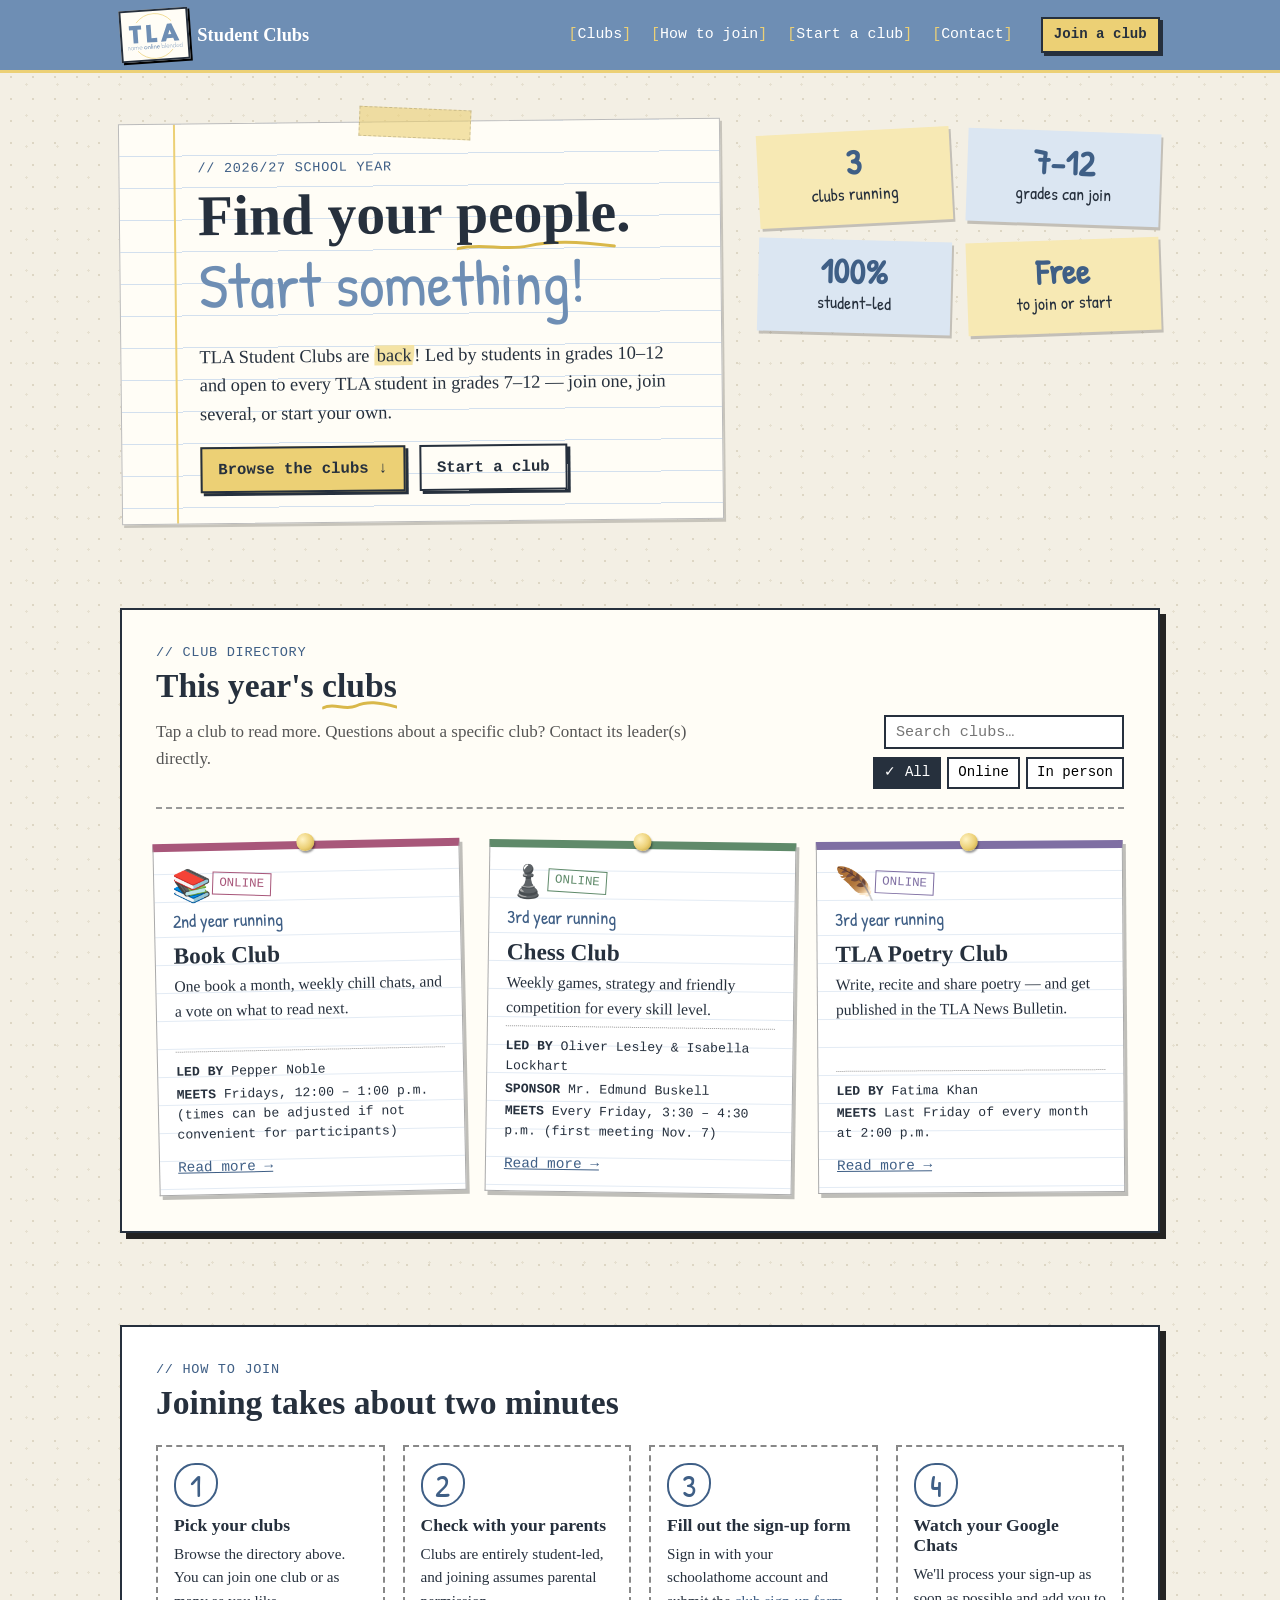
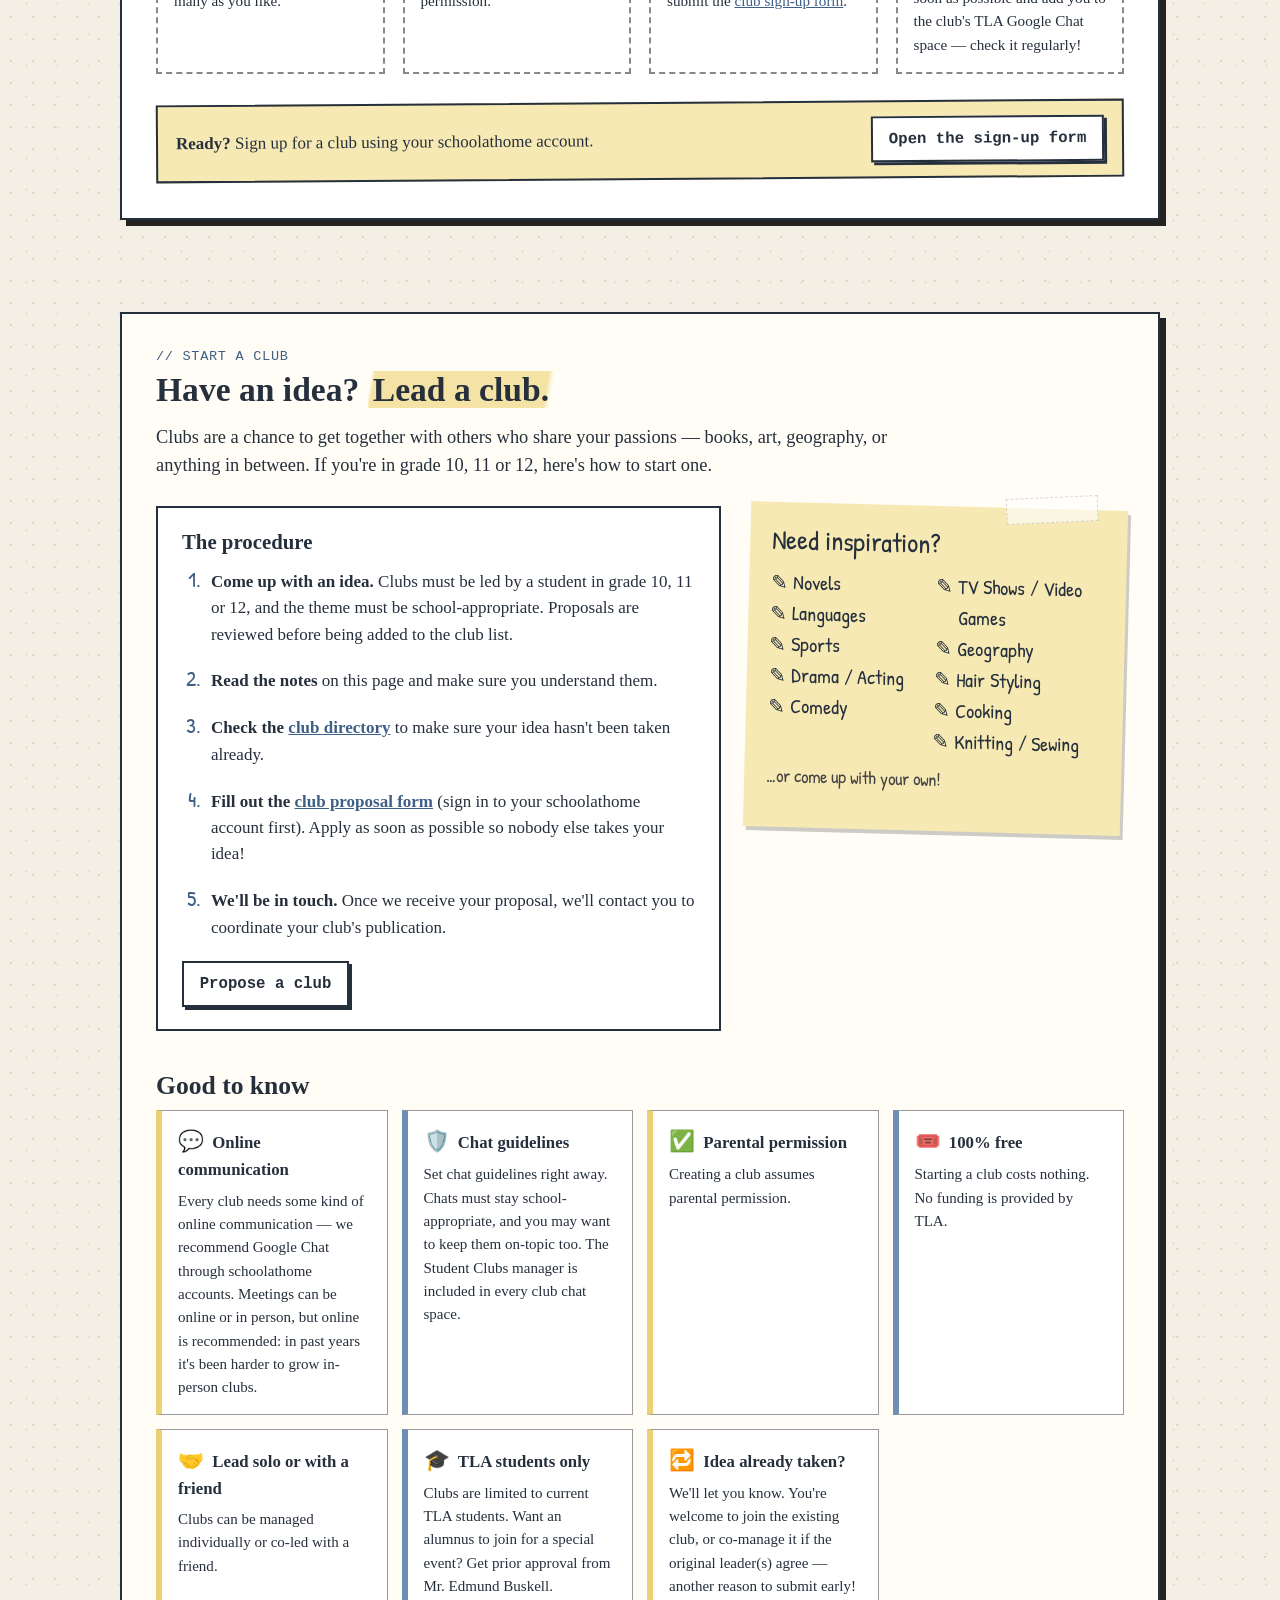
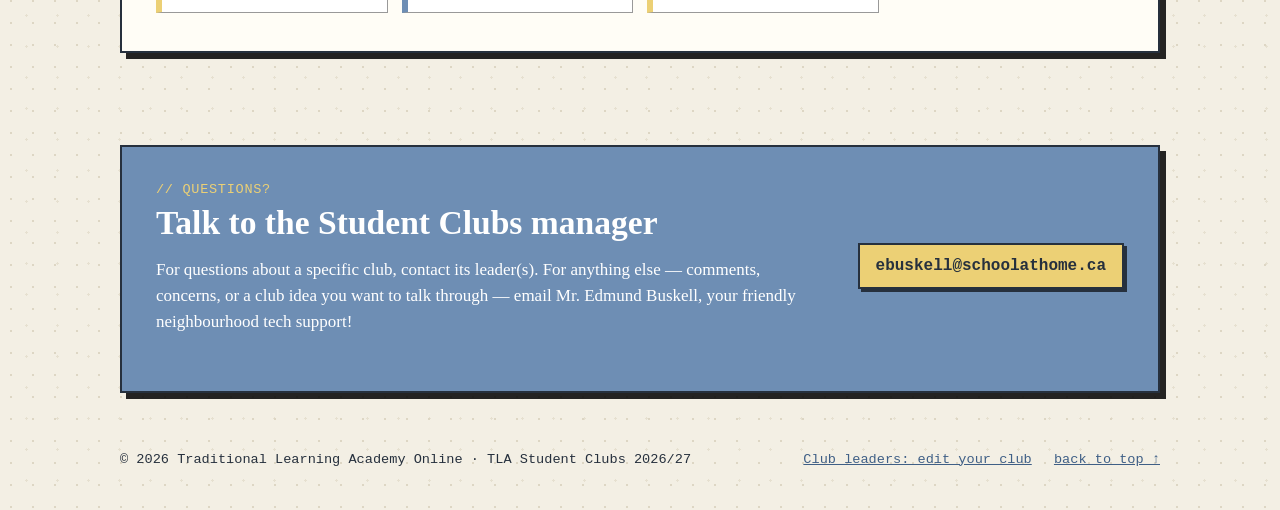
<file: index.html>
<!DOCTYPE html>
<html lang="en">
<head>
  <meta charset="utf-8">
  <meta name="viewport" content="width=device-width, initial-scale=1">
  <title>TLA Student Clubs</title>
  <meta name="description" content="Join or start a student-led club at Traditional Learning Academy Online. Open to TLA students in grades 7–12.">
  <meta name="robots" content="noindex">
  <link rel="icon" type="image/svg+xml" href="assets/tla-logo.svg">
  <link rel="preconnect" href="https://fonts.googleapis.com">
  <link rel="preconnect" href="https://fonts.gstatic.com" crossorigin>
  <link href="https://fonts.googleapis.com/css2?family=Patrick+Hand&display=swap" rel="stylesheet">
  <link rel="stylesheet" href="assets/style.css?v=7">
</head>
<body>
  <a class="skip" href="#clubs">Skip to clubs</a>

  <header class="topbar">
    <div class="wrap topbar__inner">
      <a class="brand" href="#top" aria-label="TLA Student Clubs home">
        <span class="brand__mark"><img src="assets/tla-logo.svg" alt="TLA — home · online · blended"></span>
        <span class="brand__text">Student Clubs</span>
      </a>
      <nav class="nav" aria-label="Main">
        <a href="#clubs">Clubs</a>
        <a href="#join">How to join</a>
        <a href="#start">Start a club</a>
        <a href="#contact">Contact</a>
      </nav>
      <a class="btn btn--small btn--yellow js-join" href="#" target="_blank" rel="noopener">Join a club</a>
    </div>
  </header>

  <main id="top">
    <!-- HERO -->
    <section class="hero">
      <div class="wrap hero__inner">
        <div class="hero__copy">
          <p class="eyebrow"><span class="js-year">2026/27</span> school year</p>
          <h1>Find your <span class="scribble">people</span>.<br><em>Start something!</em></h1>
          <p class="lede">TLA Student Clubs are <mark>back</mark>! Led by students in grades 10–12 and open to every TLA student in grades 7–12 — join one, join several, or start your own.</p>
          <div class="hero__actions">
            <a class="btn btn--yellow" href="#clubs">Browse the clubs &darr;</a>
            <a class="btn btn--ghost" href="#start">Start a club</a>
          </div>
        </div>
        <ul class="hero__stats" aria-label="At a glance">
          <li><strong class="js-count">3</strong><span>clubs running</span></li>
          <li><strong>7–12</strong><span>grades can join</span></li>
          <li><strong>100%</strong><span>student-led</span></li>
          <li><strong>Free</strong><span>to join or start</span></li>
        </ul>
      </div>
      <div class="hero__shapes" aria-hidden="true">
        <span class="shape shape--a"></span><span class="shape shape--b"></span><span class="shape shape--c"></span>
      </div>
    </section>

    <!-- CLUBS -->
    <section id="clubs" class="section">
      <div class="wrap">
        <div class="section__head">
          <div>
            <p class="eyebrow">Club directory</p>
            <h2>This year's <span class="scribble">clubs</span></h2>
            <p class="muted">Tap a club to read more. Questions about a specific club? Contact its leader(s) directly.</p>
          </div>
          <div class="filters" role="group" aria-label="Filter clubs">
            <label class="search">
              <span class="sr-only">Search clubs</span>
              <input type="search" id="search" placeholder="Search clubs…" autocomplete="off">
            </label>
            <div class="chips">
              <button class="chip is-active" data-filter="all">All</button>
              <button class="chip" data-filter="Online">Online</button>
              <button class="chip" data-filter="In person">In person</button>
            </div>
          </div>
        </div>
        <div id="club-grid" class="grid" aria-live="polite"></div>
        <p id="empty" class="empty" hidden>No clubs match that search. Got an idea? <a href="#start">Start it yourself!</a></p>
      </div>
    </section>

    <!-- HOW TO JOIN -->
    <section id="join" class="section section--tint">
      <div class="wrap">
        <p class="eyebrow">How to join</p>
        <h2>Joining takes about two minutes</h2>
        <ol class="steps">
          <li>
            <span class="steps__n">1</span>
            <h3>Pick your clubs</h3>
            <p>Browse the directory above. You can join one club or as many as you like.</p>
          </li>
          <li>
            <span class="steps__n">2</span>
            <h3>Check with your parents</h3>
            <p>Clubs are entirely student-led, and joining assumes parental permission.</p>
          </li>
          <li>
            <span class="steps__n">3</span>
            <h3>Fill out the sign-up form</h3>
            <p>Sign in with your schoolathome account and submit the <a class="js-join" href="#" target="_blank" rel="noopener">club sign-up form</a>.</p>
          </li>
          <li>
            <span class="steps__n">4</span>
            <h3>Watch your Google Chats</h3>
            <p>We'll process your sign-up as soon as possible and add you to the club's TLA Google Chat space — check it regularly!</p>
          </li>
        </ol>
        <div class="cta-strip">
          <p><strong>Ready?</strong> Sign up for a club using your schoolathome account.</p>
          <a class="btn js-join" href="#" target="_blank" rel="noopener">Open the sign-up form</a>
        </div>
      </div>
    </section>

    <!-- START A CLUB -->
    <section id="start" class="section">
      <div class="wrap">
        <p class="eyebrow">Start a club</p>
        <h2>Have an idea? <mark>Lead a club.</mark></h2>
        <p class="lede lede--narrow">Clubs are a chance to get together with others who share your passions — books, art, geography, or anything in between. If you're in grade 10, 11 or 12, here's how to start one.</p>

        <div class="start">
          <div class="start__procedure">
            <h3>The procedure</h3>
            <ol class="timeline">
              <li><strong>Come up with an idea.</strong> Clubs must be led by a student in grade 10, 11 or 12, and the theme must be school-appropriate. Proposals are reviewed before being added to the club list.</li>
              <li><strong>Read the notes</strong> on this page and make sure you understand them.</li>
              <li><strong>Check the <a href="#clubs">club directory</a></strong> to make sure your idea hasn't been taken already.</li>
              <li><strong>Fill out the <a class="js-propose" href="#" target="_blank" rel="noopener">club proposal form</a></strong> (sign in to your schoolathome account first). Apply as soon as possible so nobody else takes your idea!</li>
              <li><strong>We'll be in touch.</strong> Once we receive your proposal, we'll contact you to coordinate your club's publication.</li>
            </ol>
            <a class="btn js-propose" href="#" target="_blank" rel="noopener">Propose a club</a>
          </div>

          <aside class="ideas" aria-labelledby="ideas-h">
            <h3 id="ideas-h">Need inspiration?</h3>
            <ul class="idea-list">
              <li>Novels</li><li>Languages</li><li>Sports</li><li>Drama / Acting</li><li>Comedy</li>
              <li>TV Shows / Video Games</li><li>Geography</li><li>Hair Styling</li><li>Cooking</li><li>Knitting / Sewing</li>
            </ul>
            <p class="muted">…or come up with your own!</p>
          </aside>
        </div>

        <h3 class="notes__title">Good to know</h3>
        <div class="notes">
          <article class="note">
            <span class="note__icon" aria-hidden="true">💬</span>
            <h4>Online communication</h4>
            <p>Every club needs some kind of online communication — we recommend Google Chat through schoolathome accounts. Meetings can be online or in person, but online is recommended: in past years it's been harder to grow in-person clubs.</p>
          </article>
          <article class="note">
            <span class="note__icon" aria-hidden="true">🛡️</span>
            <h4>Chat guidelines</h4>
            <p>Set chat guidelines right away. Chats must stay school-appropriate, and you may want to keep them on-topic too. The Student Clubs manager is included in every club chat space.</p>
          </article>
          <article class="note">
            <span class="note__icon" aria-hidden="true">✅</span>
            <h4>Parental permission</h4>
            <p>Creating a club assumes parental permission.</p>
          </article>
          <article class="note">
            <span class="note__icon" aria-hidden="true">🎟️</span>
            <h4>100% free</h4>
            <p>Starting a club costs nothing. No funding is provided by TLA.</p>
          </article>
          <article class="note">
            <span class="note__icon" aria-hidden="true">🤝</span>
            <h4>Lead solo or with a friend</h4>
            <p>Clubs can be managed individually or co-led with a friend.</p>
          </article>
          <article class="note">
            <span class="note__icon" aria-hidden="true">🎓</span>
            <h4>TLA students only</h4>
            <p>Clubs are limited to current TLA students. Want an alumnus to join for a special event? Get prior approval from <span class="js-manager">Mr. Edmund Buskell</span>.</p>
          </article>
          <article class="note">
            <span class="note__icon" aria-hidden="true">🔁</span>
            <h4>Idea already taken?</h4>
            <p>We'll let you know. You're welcome to join the existing club, or co-manage it if the original leader(s) agree — another reason to submit early!</p>
          </article>
        </div>
      </div>
    </section>

    <!-- CONTACT -->
    <section id="contact" class="section section--dark">
      <div class="wrap contact">
        <div>
          <p class="eyebrow eyebrow--light">Questions?</p>
          <h2>Talk to the Student Clubs manager</h2>
          <p>For questions about a specific club, contact its leader(s). For anything else — comments, concerns, or a club idea you want to talk through — email <span class="js-manager">Mr. Edmund Buskell</span>, your friendly neighbourhood tech support!</p>
        </div>
        <a class="btn btn--gold js-manager-email" href="mailto:ebuskell@schoolathome.ca">ebuskell@schoolathome.ca</a>
      </div>
    </section>
  </main>

  <footer class="footer">
    <div class="wrap footer__inner">
      <p>© <span class="js-this-year">2026</span> Traditional Learning Academy Online · TLA Student Clubs <span class="js-year">2026/27</span></p>
      <p><a class="js-editor" href="#" hidden>Club leaders: edit your club</a> <a href="#top">back to top ↑</a></p>
    </div>
  </footer>

  <!-- Club detail dialog -->
  <dialog id="club-dialog" class="dialog" aria-labelledby="dlg-title">
    <div class="dialog__body" id="dlg-content"></div>
  </dialog>

  <script src="assets/clubs.js?v=7"></script>
  <script src="assets/app.js?v=7"></script>
</body>
</html>
</file>
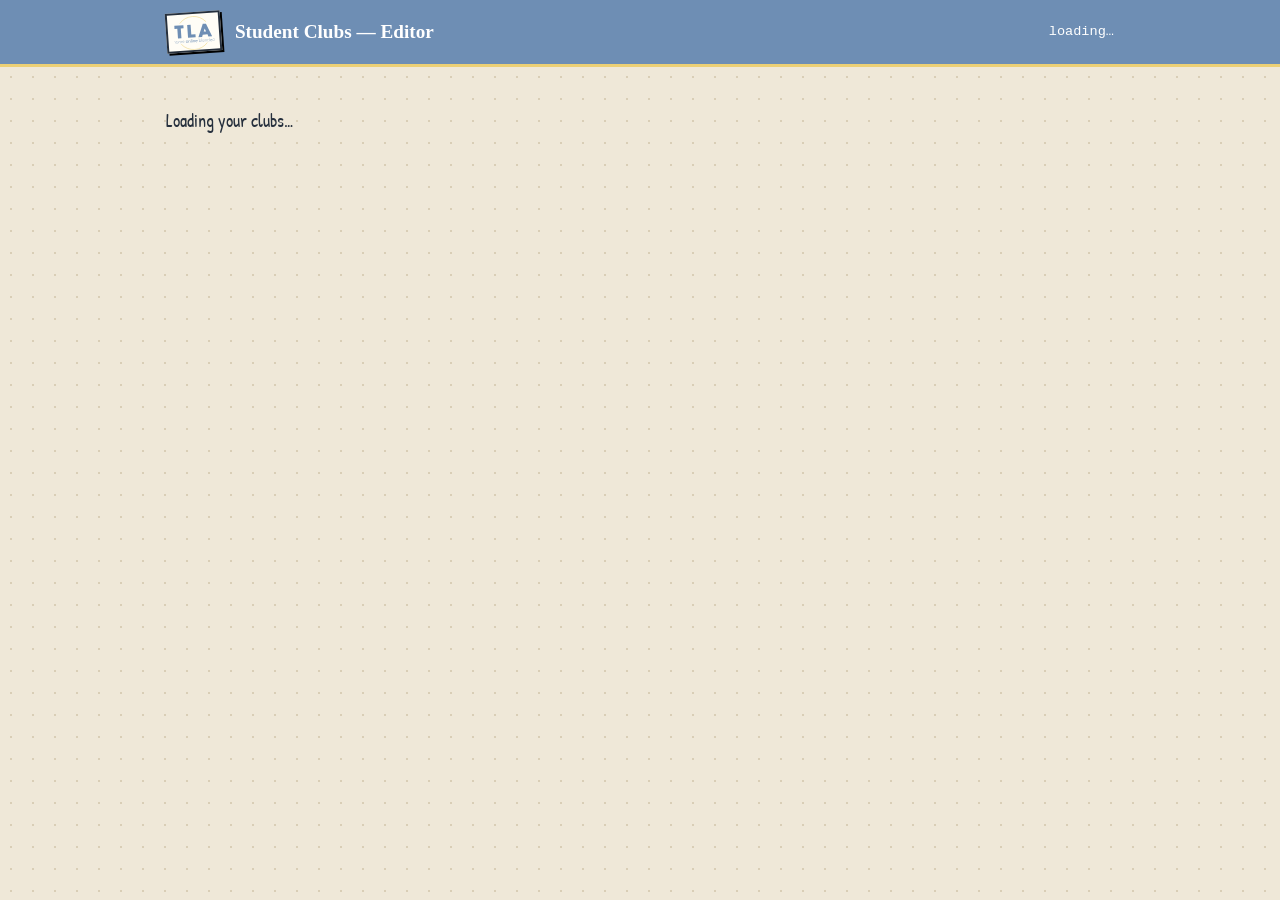
<file: editor/Editor.html>
<!DOCTYPE html>
<html>
<head>
  <base target="_top">
  <link rel="icon" href="https://ebuskell-source.github.io/tla-clubs/assets/tla-logo.svg">
  <meta charset="utf-8">
  <link href="https://fonts.googleapis.com/css2?family=Patrick+Hand&display=swap" rel="stylesheet">
  <style>
    :root { --ink:#26303d; --navy:#6e8eb4; --red:#3f5f86; --hl:#f4e3a4; --gold:#ecd075; --paper:#fffdf6; --link:#3f5f86;
      --hand:"Patrick Hand","Comic Neue","Chalkboard SE",cursive; --serif:Georgia,"Times New Roman",serif; --mono:"Courier New",Courier,monospace; }
    * { box-sizing:border-box; }
    body { margin:0; font-family:var(--serif); font-size:16px; line-height:1.5; color:var(--ink);
      background:#efe8d8 radial-gradient(#d9ceb6 1px, transparent 1.2px) 0 0/22px 22px; }
    a { color:var(--link); } a:hover { background:var(--hl); }
    header { background:var(--navy); color:#fff; border-bottom:3px solid var(--gold); }
    header .in { max-width:980px; margin:0 auto; padding:12px 16px; display:flex; gap:14px; align-items:center; flex-wrap:wrap; }
    .mark { background:var(--paper); border:2px solid var(--ink); padding:2px 5px 0; transform:rotate(-4deg); display:inline-block; line-height:0; box-shadow:2px 2px 0 #000; }
    .mark img { height:34px; }
    header h1 { font-size:1.2rem; margin:0; }
    header .who { margin-left:auto; font-family:var(--mono); font-size:.85rem; }
    header a { color:#fff3c4; }
    main { max-width:980px; margin:0 auto; padding:22px 16px 60px; }
    .box { background:var(--paper); border:2px solid var(--ink); box-shadow:5px 5px 0 rgba(0,0,0,.85); padding:22px 24px; margin-bottom:28px; }
    h2 { margin:0 0 .5em; font-size:1.6rem; }
    h3 { margin:0 0 .3em; }
    .eyebrow { font-family:var(--mono); font-size:.8rem; text-transform:uppercase; color:var(--red); margin:0 0 4px; }
    .eyebrow::before { content:"// "; }
    .muted { color:#555; }
    .hand { font-family:var(--hand); font-size:1.15rem; }
    .btn { font-family:var(--mono); font-weight:bold; font-size:.9rem; background:#fff; color:var(--ink); border:2px solid var(--ink);
      padding:5px 11px; box-shadow:3px 3px 0 var(--ink); cursor:pointer; }
    .btn:hover { background:var(--hl); }
    .btn:active { transform:translate(2px,2px); box-shadow:1px 1px 0 var(--ink); }
    .btn:disabled { opacity:.5; cursor:wait; }
    .btn.yes { background:#c9f0d2; } .btn.no { background:#ffd0cc; } .btn.yellow { background:var(--gold); }
    .btn.tiny { padding:1px 7px; font-size:.8rem; box-shadow:2px 2px 0 var(--ink); }
    .row { display:flex; gap:10px; flex-wrap:wrap; align-items:center; }
    .tabs { display:flex; gap:6px; margin-bottom:-2px; position:relative; z-index:1; font-family:var(--mono); }
    .tabs button { font:inherit; background:#e4dcc8; border:2px solid var(--ink); border-bottom:none; padding:6px 14px; cursor:pointer; }
    .tabs button.on { background:var(--paper); font-weight:bold; }
    .club { border:1px solid #999; border-top:7px solid var(--c,#1565c0); background:#fff; padding:14px 16px; margin-bottom:14px; }
    .c-berry{--c:#c2185b} .c-forest{--c:#2e7d32} .c-ocean{--c:#6e8eb4} .c-gold{--c:#b8860b} .c-plum{--c:#6a1b9a} .c-rust{--c:#bf4a10}
    .status { display:inline-block; font-family:var(--mono); font-size:.8rem; border:1.5px solid; padding:0 6px; transform:rotate(-2deg); }
    .st-pending { color:#a66a00; } .st-approved { color:#2e7d32; } .st-rejected { color:var(--red); }
    form.club-form { display:grid; grid-template-columns:1fr 1fr; gap:10px 16px; margin-top:12px; }
    form.club-form .full { grid-column:1/-1; }
    label { display:block; font-family:var(--mono); font-size:.8rem; text-transform:uppercase; font-weight:bold; }
    label small { text-transform:none; font-weight:normal; color:#666; }
    input, select, textarea { font:inherit; font-family:var(--serif); width:100%; border:2px solid var(--ink); padding:5px 8px; background:#fff; margin-top:2px; }
    textarea { min-height:150px; resize:vertical; }
    input:focus, select:focus, textarea:focus { outline:3px solid var(--hl); }
    table { border-collapse:collapse; width:100%; font-size:.92rem; }
    th, td { border:1px solid #999; padding:6px 8px; text-align:left; vertical-align:top; }
    th { background:#f2ecdf; font-family:var(--mono); font-size:.78rem; text-transform:uppercase; }
    .diff td.old { background:#ffeceb; text-decoration:line-through; color:#7a2b22; }
    .diff td.new { background:#eaf7ec; }
    .toast { position:fixed; bottom:18px; left:50%; transform:translateX(-50%) rotate(-1deg); background:#f7e9b4; border:2px solid var(--ink);
      padding:8px 16px; font-family:var(--hand); font-size:1.2rem; box-shadow:3px 3px 0 var(--ink); display:none; z-index:9; max-width:90%; }
    .toast.err { background:#ffd0cc; }
    .sticky { background:#f7e9b4; padding:12px 14px; box-shadow:2px 3px 0 rgba(0,0,0,.2); transform:rotate(-.6deg); margin:10px 0; }
    .hidden-club { opacity:.55; }
    @media (max-width:640px){ form.club-form { grid-template-columns:1fr; } .box { padding:16px; } }
  </style>
</head>
<body>
  <header><div class="in">
    <span class="mark"><img src="https://ebuskell-source.github.io/tla-clubs/assets/tla-logo.svg" alt="TLA"></span><h1>Student Clubs — Editor</h1>
    <span class="who" id="who">loading…</span>
  </div></header>
  <main id="app"><p class="hand">Loading your clubs…</p></main>
  <div class="toast" id="toast"></div>

<script>
var S = null, adminTab = 'approvals', openForm = null;

/* tiny DOM helper: h('div', {class:'x', onclick:fn}, child, 'text', ...) */
function h(tag, attrs) {
  var el = document.createElement(tag);
  attrs = attrs || {};
  Object.keys(attrs).forEach(function (k) {
    var v = attrs[k];
    if (v == null || v === false) return;
    if (k.slice(0, 2) === 'on') el.addEventListener(k.slice(2), v);
    else if (k === 'value') el.value = v;
    else el.setAttribute(k, v === true ? '' : v);
  });
  for (var i = 2; i < arguments.length; i++) add(el, arguments[i]);
  return el;
}
function add(el, c) {
  if (c == null || c === false) return;
  if (Array.isArray(c)) return c.forEach(function (x) { add(el, x); });
  el.appendChild(c.nodeType ? c : document.createTextNode(String(c)));
}
function toast(msg, err) {
  var t = document.getElementById('toast');
  t.textContent = msg; t.className = 'toast' + (err ? ' err' : ''); t.style.display = 'block';
  clearTimeout(toast._t); toast._t = setTimeout(function () { t.style.display = 'none'; }, 4000);
}
function when(iso) { if (!iso) return ''; var d = new Date(iso); return isNaN(d) ? iso : d.toLocaleString(); }
function clubName(id) { var c = (S.clubs || []).filter(function (x) { return String(x.id) === String(id); })[0]; return c ? c.name : id; }

/* call server; disables the clicked button meanwhile */
function call(fn, args, okMsg, btn) {
  if (btn) btn.disabled = true;
  var r = google.script.run.withSuccessHandler(function (state) {
    S = state; openForm = null; render(); if (okMsg) toast(okMsg);
  }).withFailureHandler(function (e) {
    if (btn) btn.disabled = false; toast(e.message || String(e), true);
  });
  r[fn].apply(r, args || []);
}
/* "click twice to confirm" instead of popups */
function confirmBtn(label, fn) {
  var b = h('button', { class: 'btn tiny no', type: 'button' }, label);
  b.addEventListener('click', function () {
    if (b.dataset.armed) return fn(b);
    b.dataset.armed = '1'; b.textContent = 'sure?';
    setTimeout(function () { delete b.dataset.armed; b.textContent = label; }, 3000);
  });
  return b;
}

function load() {
  google.script.run.withSuccessHandler(function (s) { S = s; render(); })
    .withFailureHandler(function (e) {
      document.getElementById('app').replaceChildren(h('div', { class: 'box' },
        h('h2', {}, 'Hmm, something went wrong'), h('p', {}, e.message || String(e))));
    }).getState();
}

function render() {
  var who = document.getElementById('who');
  who.replaceChildren('signed in as ' + S.email + ' · ', h('a', { href: S.siteUrl, target: '_blank' }, 'view site ↗'));
  var app = document.getElementById('app');
  app.replaceChildren();
  app.appendChild(renderMine());
  if (S.isAdmin) app.appendChild(renderAdmin());
}

/* ---------- My clubs (leaders & sponsors) ---------- */
function renderMine() {
  var box = h('section', { class: 'box' },
    h('p', { class: 'eyebrow' }, 'my clubs'),
    h('h2', {}, 'Clubs you can edit'));
  if (!S.myClubs.length) {
    box.appendChild(h('p', { class: 'hand' }, S.isAdmin
      ? "You're not assigned to any clubs yourself — use the admin section below to manage everything."
      : "You're not assigned to a club yet. If you lead or sponsor one, ask Mr. Buskell to add you!"));
    return box;
  }
  box.appendChild(h('p', { class: 'muted' }, 'Changes you submit are reviewed by the Student Clubs manager before they appear on the site.'));
  S.myClubs.forEach(function (m) {
    var c = m.club, key = 'mine:' + c.id;
    var st = m.pending ? { status: 'pending' } : m.lastStatus;
    var card = h('div', { class: 'club c-' + (c.colour || 'ocean') },
      h('div', { class: 'row' },
        h('h3', {}, (c.icon || '') + ' ' + c.name),
        h('span', { class: 'muted' }, '(' + m.role + ')'),
        st && st.status !== 'withdrawn' && st.status !== 'replaced'
          ? h('span', { class: 'status st-' + st.status }, st.status === 'pending' ? 'waiting for approval' : st.status)
          : null,
        h('span', { style: 'margin-left:auto' },
          openForm === key ? null : h('button', { class: 'btn yellow', onclick: function () { openForm = key; render(); } },
            m.pending ? 'Edit my pending changes' : 'Edit this club'))));
    if (m.lastStatus && m.lastStatus.status === 'rejected' && m.lastStatus.note && !m.pending) {
      card.appendChild(h('div', { class: 'sticky hand' }, 'Note from the manager: ' + m.lastStatus.note));
    }
    if (m.pending && openForm !== key) {
      card.appendChild(h('p', { class: 'muted' }, 'You have changes waiting for approval. ',
        confirmBtn('withdraw them', function (b) { call('withdrawDraft', [c.id], 'Changes withdrawn.', b); })));
    }
    if (openForm === key) {
      card.appendChild(clubForm(m.pending || c, 'Submit for approval', function (data, btn) {
        call('submitDraft', [c.id, data], 'Sent for approval — thanks!', btn);
      }));
    }
    box.appendChild(card);
  });
  return box;
}

/* ---------- shared club form ---------- */
function clubForm(c, submitLabel, onSubmit) {
  function field(name, label, el, full, hint) {
    el.name = name;
    return h('div', { class: full ? 'full' : '' }, h('label', {}, label, hint ? h('small', {}, ' — ' + hint) : null), el);
  }
  function sel(opts, val) {
    var s = h('select');
    opts.forEach(function (o) { s.appendChild(h('option', { value: o }, o)); });
    s.value = val || opts[0]; return s;
  }
  var leaders = Array.isArray(c.leaders) ? c.leaders.join(', ') : (c.leaders || '');
  var f = h('form', { class: 'club-form' },
    field('name', 'Club name', h('input', { value: c.name || '', required: true, maxlength: 120 })),
    field('icon', 'Icon', h('input', { value: c.icon || '', maxlength: 8 }), false, 'one emoji, e.g. 📚'),
    field('format', 'Format', sel(S.formats, c.format)),
    field('colour', 'Card colour', sel(S.colours, c.colour)),
    field('leaders', 'Led by', h('input', { value: leaders }), false, 'separate names with commas'),
    field('sponsor', 'Teacher sponsor', h('input', { value: c.sponsor || '' }), false, 'e.g. Mr. Buskell'),
    field('year', 'Years running', h('input', { type: 'number', min: 1, max: 50, value: c.year || 1 }), false, '1 = new this year'),
    field('summary', 'One-line summary', h('input', { value: c.summary || '', maxlength: 160 }), true, 'shown on the card'),
    field('description', 'Full description', h('textarea', { maxlength: 4000 }, c.description || ''), true),
    field('meetings', 'Meetings', h('input', { value: c.meetings || '' }), true, 'day, time, how often'),
    field('email', 'Contact email', h('input', { type: 'email', value: c.email || '' })),
    field('website', 'Website', h('input', { type: 'url', value: c.website || '', placeholder: 'https://… (optional)' })),
    field('members', 'Current members', h('input', { value: c.members || '' }), true, 'optional — leave blank for "TBD"'));
  var btn = h('button', { class: 'btn yes', type: 'submit' }, submitLabel);
  f.appendChild(h('div', { class: 'full row' }, btn,
    h('button', { class: 'btn', type: 'button', onclick: function () { openForm = null; render(); } }, 'Cancel')));
  f.addEventListener('submit', function (e) {
    e.preventDefault();
    var data = {};
    Array.prototype.forEach.call(f.elements, function (el) { if (el.name) data[el.name] = el.value; });
    onSubmit(data, btn);
  });
  return f;
}

/* ---------- Admin ---------- */
function renderAdmin() {
  var box = h('section', { class: 'box' }, h('p', { class: 'eyebrow' }, 'admin'), h('h2', {}, 'Manage clubs'));
  var tabs = [['approvals', 'Approvals (' + S.pending.length + ')'], ['clubs', 'Clubs'], ['people', 'People']];
  var bar = h('div', { class: 'tabs' });
  tabs.forEach(function (t) {
    bar.appendChild(h('button', { class: adminTab === t[0] ? 'on' : '', onclick: function () { adminTab = t[0]; openForm = null; render(); } }, t[1]));
  });
  box.appendChild(bar);
  var panel = h('div', { style: 'border:2px solid var(--ink); padding:16px; background:var(--paper)' });
  box.appendChild(panel);
  if (adminTab === 'approvals') renderApprovals(panel);
  if (adminTab === 'clubs') renderClubs(panel);
  if (adminTab === 'people') renderPeople(panel);
  return box;
}

var LABELS = { name: 'Name', icon: 'Icon', colour: 'Colour', format: 'Format', year: 'Years running', leaders: 'Led by', sponsor: 'Teacher sponsor',
  summary: 'Summary', description: 'Description', meetings: 'Meetings', email: 'Contact email', website: 'Website', members: 'Members' };

function renderApprovals(p) {
  if (!S.pending.length) { p.appendChild(h('p', { class: 'hand' }, 'Nothing waiting. ✓ All caught up!')); return; }
  S.pending.forEach(function (d) {
    var rows = Object.keys(LABELS).filter(function (k) {
      return String(d.data[k] == null ? '' : d.data[k]) !== String(d.current[k] == null ? '' : d.current[k]);
    }).map(function (k) {
      return h('tr', {}, h('th', {}, LABELS[k]), h('td', { class: 'old' }, String(d.current[k] || '—')), h('td', { class: 'new' }, String(d.data[k] || '—')));
    });
    var note = h('input', { placeholder: 'Note to send back (optional — useful when rejecting)' });
    var card = h('div', { class: 'club c-' + (d.data.colour || 'ocean') },
      h('h3', {}, (d.data.icon || '') + ' ' + d.data.name),
      h('p', { class: 'muted' }, 'from ' + d.submitted_by + ' · ' + when(d.submitted_at)),
      rows.length
        ? h('table', { class: 'diff' }, h('tr', {}, h('th', {}, 'Field'), h('th', {}, 'Now'), h('th', {}, 'Proposed')), rows)
        : h('p', { class: 'hand' }, 'No actual changes in this one.'),
      h('div', { class: 'row', style: 'margin-top:10px' }, note,
        h('button', { class: 'btn yes', onclick: function (e) { call('reviewDraft', [d.draft_id, true, note.value], 'Approved & published.', e.target); } }, 'Approve'),
        h('button', { class: 'btn no', onclick: function (e) { call('reviewDraft', [d.draft_id, false, note.value], 'Sent back.', e.target); } }, 'Reject')));
    p.appendChild(card);
  });
}

function renderClubs(p) {
  p.appendChild(h('p', { class: 'muted' }, 'Edits you make here go live right away (no approval step for admins). Hidden clubs stay in the sheet but don\'t show on the site.'));
  if (openForm === 'new') {
    p.appendChild(h('div', { class: 'club' }, h('h3', {}, 'New club'),
      clubForm({ year: 1, format: 'Online', colour: 'ocean' }, 'Create club', function (data, btn) { call('saveClub', ['', data], 'Club created.', btn); })));
  } else {
    p.appendChild(h('p', {}, h('button', { class: 'btn yellow', onclick: function () { openForm = 'new'; render(); } }, '+ Add a club')));
  }
  var clubs = S.clubs.slice().sort(function (a, b) { return (+a.order || 0) - (+b.order || 0); });
  clubs.forEach(function (c) {
    var key = 'club:' + c.id, visible = String(c.visible).toUpperCase() !== 'FALSE';
    var eds = S.editors.filter(function (e) { return e.club_id === String(c.id); });
    var card = h('div', { class: 'club c-' + (c.colour || 'ocean') + (visible ? '' : ' hidden-club') },
      h('div', { class: 'row' },
        h('h3', {}, (c.icon || '') + ' ' + c.name),
        visible ? null : h('span', { class: 'status st-rejected' }, 'hidden'),
        h('span', { style: 'margin-left:auto' }, ''),
        h('button', { class: 'btn tiny', title: 'Move up', onclick: function (e) { call('moveClub', [c.id, -1], null, e.target); } }, '↑'),
        h('button', { class: 'btn tiny', title: 'Move down', onclick: function (e) { call('moveClub', [c.id, 1], null, e.target); } }, '↓'),
        h('button', { class: 'btn tiny', onclick: function (e) { call('setClubVisible', [c.id, !visible], visible ? 'Hidden from site.' : 'Shown on site.', e.target); } }, visible ? 'Hide' : 'Show'),
        openForm === key ? null : h('button', { class: 'btn tiny yellow', onclick: function () { openForm = key; render(); } }, 'Edit')),
      h('p', { class: 'muted', style: 'margin:4px 0 0' },
        'Editors: ' + (eds.length ? eds.map(function (e) { return e.email + ' (' + e.role + ')'; }).join(', ') : 'none yet')));
    if (openForm === key) card.appendChild(clubForm(c, 'Save & publish', function (data, btn) { call('saveClub', [c.id, data], 'Saved & published.', btn); }));
    p.appendChild(card);
  });
}

function renderPeople(p) {
  var email = h('input', { type: 'email', placeholder: 'name@schoolathome.ca' });
  var club = h('select');
  S.clubs.forEach(function (c) { club.appendChild(h('option', { value: c.id }, c.name)); });
  var role = h('select', {}, h('option', { value: 'Leader' }, 'Leader (student)'), h('option', { value: 'Sponsor' }, 'Sponsor (staff)'));
  var sname = h('input', { placeholder: 'e.g. Mrs. Redfern' });
  var snameBox = h('div', { hidden: true }, h('label', {}, 'Sponsor name ', h('small', {}, '— shown on the site')), sname);
  role.addEventListener('change', function () { snameBox.hidden = role.value !== 'Sponsor'; });
  var addBtn = h('button', { class: 'btn yes', type: 'submit' }, 'Assign');
  var f = h('form', { class: 'club-form' },
    h('div', {}, h('label', {}, 'Email'), email),
    h('div', {}, h('label', {}, 'Club'), club),
    h('div', {}, h('label', {}, 'Role'), role),
    snameBox,
    h('div', { style: 'align-self:end' }, addBtn));
  f.addEventListener('submit', function (e) {
    e.preventDefault(); call('assignEditor', [email.value, club.value, role.value, role.value === 'Sponsor' ? sname.value : ''], 'Assigned — they\'ve been emailed a link.', addBtn);
  });
  p.appendChild(h('h3', {}, 'Assign someone to a club'));
  p.appendChild(h('p', { class: 'muted' }, 'They\'ll be able to edit that club\'s entry (you approve changes). They get an email with the editor link.'));
  p.appendChild(f);

  p.appendChild(h('h3', { style: 'margin-top:24px' }, 'Current assignments'));
  if (!S.editors.length) p.appendChild(h('p', { class: 'hand' }, 'Nobody assigned yet.'));
  else {
    var t = h('table', {}, h('tr', {}, h('th', {}, 'Email'), h('th', {}, 'Club'), h('th', {}, 'Role'), h('th', {}, '')));
    S.editors.slice().sort(function (a, b) { return clubName(a.club_id).localeCompare(clubName(b.club_id)); }).forEach(function (e) {
      t.appendChild(h('tr', {}, h('td', {}, e.email), h('td', {}, clubName(e.club_id)), h('td', {}, e.role),
        h('td', {}, confirmBtn('remove', function (b) { call('removeEditor', [e.email, e.club_id], 'Removed.', b); }))));
    });
    p.appendChild(t);
  }

  p.appendChild(h('h3', { style: 'margin-top:24px' }, 'Admins'));
  p.appendChild(h('p', { class: 'muted' }, 'Admins can approve edits, manage clubs and assign people.'));
  var al = h('ul');
  S.admins.forEach(function (a) {
    al.appendChild(h('li', {}, a + ' ', String(a).toLowerCase() === S.email ? h('span', { class: 'muted' }, '(you)')
      : confirmBtn('remove', function (b) { call('removeAdmin', [a], 'Admin removed.', b); })));
  });
  p.appendChild(al);
  var ae = h('input', { type: 'email', placeholder: 'name@schoolathome.ca', style: 'max-width:280px' });
  var ab = h('button', { class: 'btn', type: 'submit' }, 'Add admin');
  var af = h('form', { class: 'row' }, ae, ab);
  af.addEventListener('submit', function (e) { e.preventDefault(); call('addAdmin', [ae.value], 'Admin added.', ab); });
  p.appendChild(af);
}

load();
</script>
</body>
</html>
</file>
<file: assets/style.css>
/* TLA Student Clubs — plain, hand-written CSS. No frameworks. */

:root {
  /* colours taken from the TLA logo */
  --tla-blue: #6e8eb4;
  --tla-blue-d: #3f5f86;   /* darker shade of the logo blue, for text */
  --tla-gold: #ecd075;
  --tla-gold-d: #b8962e;   /* darker shade of the logo gold, for text/lines */

  --paper: #fffdf6;
  --desk: #f3efe4;
  --ink: #26303d;
  --navy: var(--tla-blue);
  --red: var(--tla-blue-d);
  --blue-link: var(--tla-blue-d);
  --hl: #f4e3a4;
  --line: #d3e0ee;
  --margin: #ecd075;

  --berry: #a8577a;
  --forest: #5f8a6a;
  --ocean: var(--tla-blue);
  --gold-c: var(--tla-gold-d);
  --plum: #7f6fa3;
  --rust: #b07045;

  --hand: "Patrick Hand", "Comic Neue", "Chalkboard SE", "Segoe Print", cursive;
  --serif: Georgia, "Times New Roman", serif;
  --mono: "Courier New", Courier, monospace;
}

* { box-sizing: border-box; }
html { scroll-behavior: smooth; scroll-padding-top: 70px; }

body {
  margin: 0;
  font-family: var(--serif);
  font-size: 17px;
  line-height: 1.55;
  color: var(--ink);
  background-color: var(--desk);
  /* a little cork-board speckle */
  background-image:
    radial-gradient(#ddd6c4 1px, transparent 1.2px),
    radial-gradient(#e6e0d0 1px, transparent 1.2px);
  background-size: 22px 22px, 31px 31px;
  background-position: 0 0, 11px 7px;
}

a { color: var(--blue-link); }
a:visited { color: var(--tla-blue-d); }
a:hover { background: var(--hl); color: var(--ink); }

h1, h2, h3, h4 { font-family: var(--serif); margin: 0 0 .4em; line-height: 1.15; }
h2 { font-size: 2.1rem; }
h3 { font-size: 1.3rem; }
p { margin: 0 0 1em; }

.wrap { width: min(1040px, 100% - 32px); margin: 0 auto; }
.muted { color: #555; }
.sr-only { position: absolute; width: 1px; height: 1px; overflow: hidden; clip: rect(0 0 0 0); }
.skip { position: absolute; left: -999px; }
.skip:focus { left: 8px; top: 8px; background: var(--hl); padding: 6px 10px; z-index: 99; }

.eyebrow {
  font-family: var(--mono);
  font-size: .85rem;
  text-transform: uppercase;
  letter-spacing: .05em;
  color: var(--red);
  margin-bottom: .3em;
}
.eyebrow::before { content: "// "; }
.eyebrow--light { color: var(--tla-gold); }

.lede { font-size: 1.15rem; max-width: 36em; }
.lede--narrow { max-width: 40em; margin-bottom: 1.6rem; }

/* highlighter + scribble underline */
mark, .hl {
  background: linear-gradient(100deg, transparent 2%, var(--hl) 4%, var(--hl) 94%, transparent 97%);
  padding: 0 .15em;
  color: inherit;
}
.scribble {
  background: url("data:image/svg+xml,%3Csvg xmlns='http://www.w3.org/2000/svg' viewBox='0 0 200 12' preserveAspectRatio='none'%3E%3Cpath d='M2 8 C 30 2, 60 11, 90 6 S 150 2, 198 7' fill='none' stroke='%23d9b84a' stroke-width='3' stroke-linecap='round'/%3E%3C/svg%3E") bottom left / 100% 12px no-repeat;
  padding-bottom: 8px;
}

/* Buttons: chunky, hard shadow */
.btn {
  display: inline-block;
  font-family: var(--mono);
  font-weight: bold;
  font-size: .98rem;
  text-decoration: none;
  color: var(--ink) !important;
  background: #fff;
  border: 2px solid var(--ink);
  padding: .55em 1em;
  box-shadow: 3px 3px 0 var(--ink);
  cursor: pointer;
}
.btn:hover { background: var(--hl); transform: translate(-1px, -1px); box-shadow: 4px 4px 0 var(--ink); }
.btn:active { transform: translate(2px, 2px); box-shadow: 1px 1px 0 var(--ink); }
.btn--ghost { background: transparent; }
.btn--gold, .btn--yellow { background: var(--tla-gold); }
.btn--small { padding: .35em .8em; font-size: .88rem; }

/* Top bar */
.topbar {
  position: sticky; top: 0; z-index: 20;
  background: var(--navy);
  color: #fff;
  border-bottom: 3px solid var(--tla-gold);
}
.topbar__inner { display: flex; align-items: center; gap: 20px; height: 70px; }
.brand { display: flex; align-items: center; gap: 8px; color: #fff !important; text-decoration: none; }
.brand:hover { background: none; }
.brand__mark {
  display: inline-block; background: var(--paper);
  border: 2px solid var(--ink); padding: 2px 5px 0;
  transform: rotate(-4deg); box-shadow: 2px 2px 0 #000; line-height: 0;
}
.brand__mark img { height: 46px; width: auto; }
.hero__logo {
  position: absolute; top: 18px; right: 20px; width: 92px;
  transform: rotate(6deg); opacity: .9;
}
.brand__text { font-family: var(--serif); font-size: 1.15rem; font-weight: bold; }
.nav { margin-left: auto; display: flex; gap: 4px; font-family: var(--mono); font-size: .93rem; }
.nav a { color: #fff; text-decoration: none; padding: 4px 8px; }
.nav a::before { content: "["; color: var(--tla-gold); }
.nav a::after { content: "]"; color: var(--tla-gold); }
.nav a:hover { background: var(--tla-gold); color: var(--ink); }
.topbar .btn { box-shadow: 3px 3px 0 var(--ink); }

/* Hero — a sheet of lined paper */
.hero { padding: 48px 0 40px; }
.hero__inner { display: grid; grid-template-columns: 1.5fr 1fr; gap: 36px; align-items: start; }
.hero__copy {
  position: relative;
  background-color: var(--paper);
  background-image:
    linear-gradient(90deg, transparent 54px, var(--margin) 54px, var(--margin) 56px, transparent 56px),
    repeating-linear-gradient(transparent 0 31px, var(--line) 31px 32px);
  border: 1px solid #bbb;
  box-shadow: 2px 3px 0 rgba(0,0,0,.18);
  padding: 34px 30px 30px 78px;
  transform: rotate(-.6deg);
}
.hero__copy::before { /* tape */
  content: ""; position: absolute; top: -14px; left: 40%;
  width: 110px; height: 28px; background: rgba(236,208,117,.6);
  border: 1px dashed rgba(0,0,0,.15); transform: rotate(3deg);
}
.hero h1 { font-size: clamp(2.3rem, 5.5vw, 3.6rem); margin-bottom: .35em; }
.hero h1 em { font-family: var(--hand); font-style: normal; font-weight: normal; color: var(--tla-blue); font-size: 1.1em; }
.hero__actions { display: flex; gap: 14px; flex-wrap: wrap; margin-top: 1.2rem; }

.hero__stats { list-style: none; margin: 10px 0 0; padding: 0; display: grid; grid-template-columns: 1fr 1fr; gap: 16px; }
.hero__stats li {
  background: #f7e9b4; padding: 14px 12px 16px;
  box-shadow: 2px 3px 0 rgba(0,0,0,.2);
  font-family: var(--hand);
  text-align: center;
}
.hero__stats li:nth-child(1) { transform: rotate(-3deg); }
.hero__stats li:nth-child(2) { transform: rotate(2deg); background: #dbe6f2; }
.hero__stats li:nth-child(3) { transform: rotate(1.5deg); background: #dbe6f2; }
.hero__stats li:nth-child(4) { transform: rotate(-2deg); background: #f7e9b4; }
.hero__stats strong { display: block; font-size: 2.2rem; line-height: 1; color: var(--tla-blue-d); }
.hero__stats span { font-size: 1.1rem; }
.hero__shapes { display: none; }

/* Sections */
.section { padding: 46px 0; }
.section > .wrap {
  background: var(--paper);
  border: 2px solid var(--ink);
  box-shadow: 6px 6px 0 rgba(0,0,0,.85);
  padding: 32px 34px 38px;
}
.section--tint > .wrap { background: #fff; }
.section--dark > .wrap { background: var(--tla-blue); color: #fff; }
.section--dark h2 { color: #fff; }
.section--dark a:not(.btn) { color: var(--tla-gold); }

.section__head { display: flex; justify-content: space-between; align-items: flex-end; gap: 20px; flex-wrap: wrap; margin-bottom: 22px; border-bottom: 2px dashed #999; padding-bottom: 18px; }
.section__head > div:first-child { max-width: 34em; }

/* Filters */
.filters { display: flex; flex-direction: column; gap: 8px; align-items: flex-end; }
.search input {
  font-family: var(--mono); font-size: .95rem;
  border: 2px solid var(--ink); padding: 6px 10px; min-width: 240px; background: #fff;
}
.search input:focus { outline: 3px solid var(--hl); }
.chips { display: flex; gap: 6px; font-family: var(--mono); }
.chip { font: inherit; font-size: .88rem; background: #fff; border: 2px solid var(--ink); padding: 3px 9px; cursor: pointer; }
.chip.is-active { background: var(--ink); color: #fff; }
.chip.is-active::before { content: "✓ "; }

/* Club cards: index cards pinned to the board */
.grid { display: grid; grid-template-columns: repeat(auto-fill, minmax(290px, 1fr)); gap: 30px 24px; padding-top: 10px; }
.card {
  --c: var(--ocean);
  position: relative;
  text-align: left; font: inherit; color: inherit; cursor: pointer;
  display: flex; flex-direction: column; gap: 6px;
  background-color: #fff;
  background-image: repeating-linear-gradient(transparent 0 27px, #e3ebf4 27px 28px);
  background-position: 0 58px;
  border: 1px solid #aaa;
  border-top: 8px solid var(--c);
  padding: 18px 18px 16px;
  box-shadow: 3px 4px 0 rgba(0,0,0,.25);
  transition: transform .12s;
}
.card:nth-child(3n+1) { transform: rotate(-1.2deg); }
.card:nth-child(3n+2) { transform: rotate(.8deg); }
.card:nth-child(3n+3) { transform: rotate(-.4deg); }
.card:hover, .card:focus-visible { transform: rotate(0) scale(1.02); outline: 3px dashed var(--c); outline-offset: 4px; z-index: 2; }
.card::before { /* push pin */
  content: ""; position: absolute; top: -16px; left: 50%; margin-left: -9px;
  width: 18px; height: 18px; border-radius: 50%;
  background: radial-gradient(circle at 35% 35%, #fff3c4, var(--tla-gold) 55%, var(--tla-gold-d));
  box-shadow: 1px 2px 2px rgba(0,0,0,.4);
}
.card--berry  { --c: var(--berry); }
.card--forest { --c: var(--forest); }
.card--ocean  { --c: var(--ocean); }
.card--gold   { --c: var(--gold-c); }
.card--plum   { --c: var(--plum); }
.card--rust   { --c: var(--rust); }
.card__top { display: flex; justify-content: space-between; align-items: center; }
.card__icon { font-size: 2rem; line-height: 1; }
.badge { font-family: var(--mono); font-size: .78rem; border: 1.5px solid var(--c); color: var(--c); padding: 1px 6px; text-transform: uppercase; transform: rotate(3deg); }
.card__run { font-family: var(--hand); font-size: 1.15rem; color: var(--red); }
.card__name { font-size: 1.45rem; font-weight: bold; line-height: 1.15; }
.card__summary { font-size: .98rem; }
.card__meta { font-family: var(--mono); font-size: .82rem; display: flex; flex-direction: column; gap: 2px; margin-top: auto; padding-top: 10px; border-top: 1px dotted #999; }
.card__meta b { text-transform: uppercase; }
.card__more { font-family: var(--mono); font-size: .9rem; color: var(--blue-link); text-decoration: underline; margin-top: 4px; }
.empty { text-align: center; font-family: var(--hand); font-size: 1.3rem; padding: 30px; }

/* How to join: numbered list, notebook-y */
.steps { list-style: none; padding: 0; margin: 22px 0 28px; display: grid; grid-template-columns: repeat(4, 1fr); gap: 18px; }
.steps li { border: 2px dashed #888; padding: 16px; background: #fff; }
.steps__n {
  display: inline-block; font-family: var(--hand); font-size: 2rem; line-height: 1;
  color: var(--red); border: 2px solid var(--red); border-radius: 50% 45% 55% 48%;
  width: 44px; height: 44px; text-align: center; padding-top: 5px; margin-bottom: 8px;
}
.steps h3 { font-size: 1.1rem; }
.steps p { font-size: .95rem; margin: 0; }
.cta-strip { display: flex; justify-content: space-between; align-items: center; gap: 14px; flex-wrap: wrap; border: 2px solid var(--ink); background: #f7e9b4; padding: 14px 18px; transform: rotate(-.4deg); }
.cta-strip p { margin: 0; }

/* Start a club */
.start { display: grid; grid-template-columns: 1.5fr 1fr; gap: 26px; align-items: start; }
.start__procedure { border: 2px solid var(--ink); padding: 22px 24px; background: #fff; }
.timeline { padding-left: 1.4em; margin: 0 0 20px; }
.timeline li { margin-bottom: .8em; padding-left: .3em; }
.timeline li::marker { font-family: var(--hand); font-size: 1.3em; color: var(--red); }
.ideas { background: #f7e9b4; padding: 22px 22px 18px; box-shadow: 3px 4px 0 rgba(0,0,0,.2); transform: rotate(1.5deg); position: relative; }
.ideas::before { content: ""; position: absolute; top: -12px; right: 30px; width: 90px; height: 24px; background: rgba(255,255,255,.6); border: 1px dashed rgba(0,0,0,.15); transform: rotate(-4deg); }
.ideas h3 { font-family: var(--hand); font-size: 1.7rem; font-weight: normal; }
.idea-list { font-family: var(--hand); font-size: 1.25rem; columns: 2; padding-left: 1.1em; margin: 0 0 10px; list-style: "✎ "; }
.ideas .muted { font-family: var(--hand); font-size: 1.15rem; color: #444; }

.notes__title { margin-top: 40px; font-size: 1.6rem; }
.notes { display: grid; grid-template-columns: repeat(auto-fill, minmax(230px, 1fr)); gap: 14px; }
.note { border: 1px solid #999; border-left: 6px solid var(--tla-blue); background: #fff; padding: 14px 16px; }
.note:nth-child(odd) { border-left-color: var(--tla-gold); }
.note__icon { font-size: 1.3rem; margin-right: 4px; }
.note h4 { display: inline; font-size: 1.05rem; }
.note p { font-size: .94rem; margin: 6px 0 0; }

/* Contact */
.contact { display: flex; justify-content: space-between; align-items: center; gap: 26px; flex-wrap: wrap; }
.contact > div { max-width: 38em; }
.contact .btn { font-size: 1rem; }

/* Footer */
.footer { font-family: var(--mono); font-size: .85rem; padding: 10px 0 40px; }
.footer__inner { display: flex; justify-content: space-between; flex-wrap: wrap; gap: 8px; }
.footer p { margin: 0; }
.footer .js-editor { margin-right: 14px; }

/* Dialog */
.dialog { border: 2px solid var(--ink); padding: 0; width: min(620px, 100% - 28px); max-height: 88vh; box-shadow: 8px 8px 0 rgba(0,0,0,.85); background: #fff; }
.dialog::backdrop { background: rgba(30,25,15,.55); }
.dialog__body { position: relative; padding: 26px 28px; border-top: 10px solid var(--c, var(--ocean)); }
.dialog__close { position: absolute; top: 10px; right: 12px; font-family: var(--mono); font-size: 1rem; border: 2px solid var(--ink); background: #fff; cursor: pointer; padding: 2px 8px; }
.dialog__close:hover { background: var(--hl); }
.dialog__head { display: flex; gap: 12px; align-items: center; margin-bottom: 14px; padding-right: 50px; }
.dialog__head h3 { font-size: 1.7rem; margin: 0; }
.dialog__head .card__run { margin: 0; }
.facts { font-family: var(--mono); font-size: .9rem; border: 1px dashed #888; padding: 12px 14px; margin: 18px 0; display: grid; gap: 6px; }
.facts div { display: grid; grid-template-columns: 130px 1fr; gap: 8px; }
.facts dt { font-weight: bold; text-transform: uppercase; }
.facts dd { margin: 0; word-break: break-word; }
.dialog__actions { display: flex; gap: 12px; flex-wrap: wrap; }

@media (max-width: 860px) {
  .hero__inner, .start { grid-template-columns: 1fr; }
  .steps { grid-template-columns: 1fr 1fr; }
  .nav { display: none; }
  .topbar .btn { margin-left: auto; }
  .filters { align-items: stretch; width: 100%; }
  .search input { width: 100%; min-width: 0; }
}
@media (max-width: 540px) {
  body { font-size: 16px; }
  .hero__logo { display: none; }
  .hero__copy { padding: 26px 18px 22px 40px; background-image:
    linear-gradient(90deg, transparent 24px, var(--margin) 24px, var(--margin) 26px, transparent 26px),
    repeating-linear-gradient(transparent 0 31px, var(--line) 31px 32px); }
  .section > .wrap { padding: 22px 18px 26px; box-shadow: 4px 4px 0 rgba(0,0,0,.85); }
  .steps { grid-template-columns: 1fr; }
  .idea-list { columns: 1; }
  .facts div { grid-template-columns: 1fr; gap: 0; }
}
@media (prefers-reduced-motion: reduce) { * { transition: none !important; scroll-behavior: auto !important; } }
</file>
